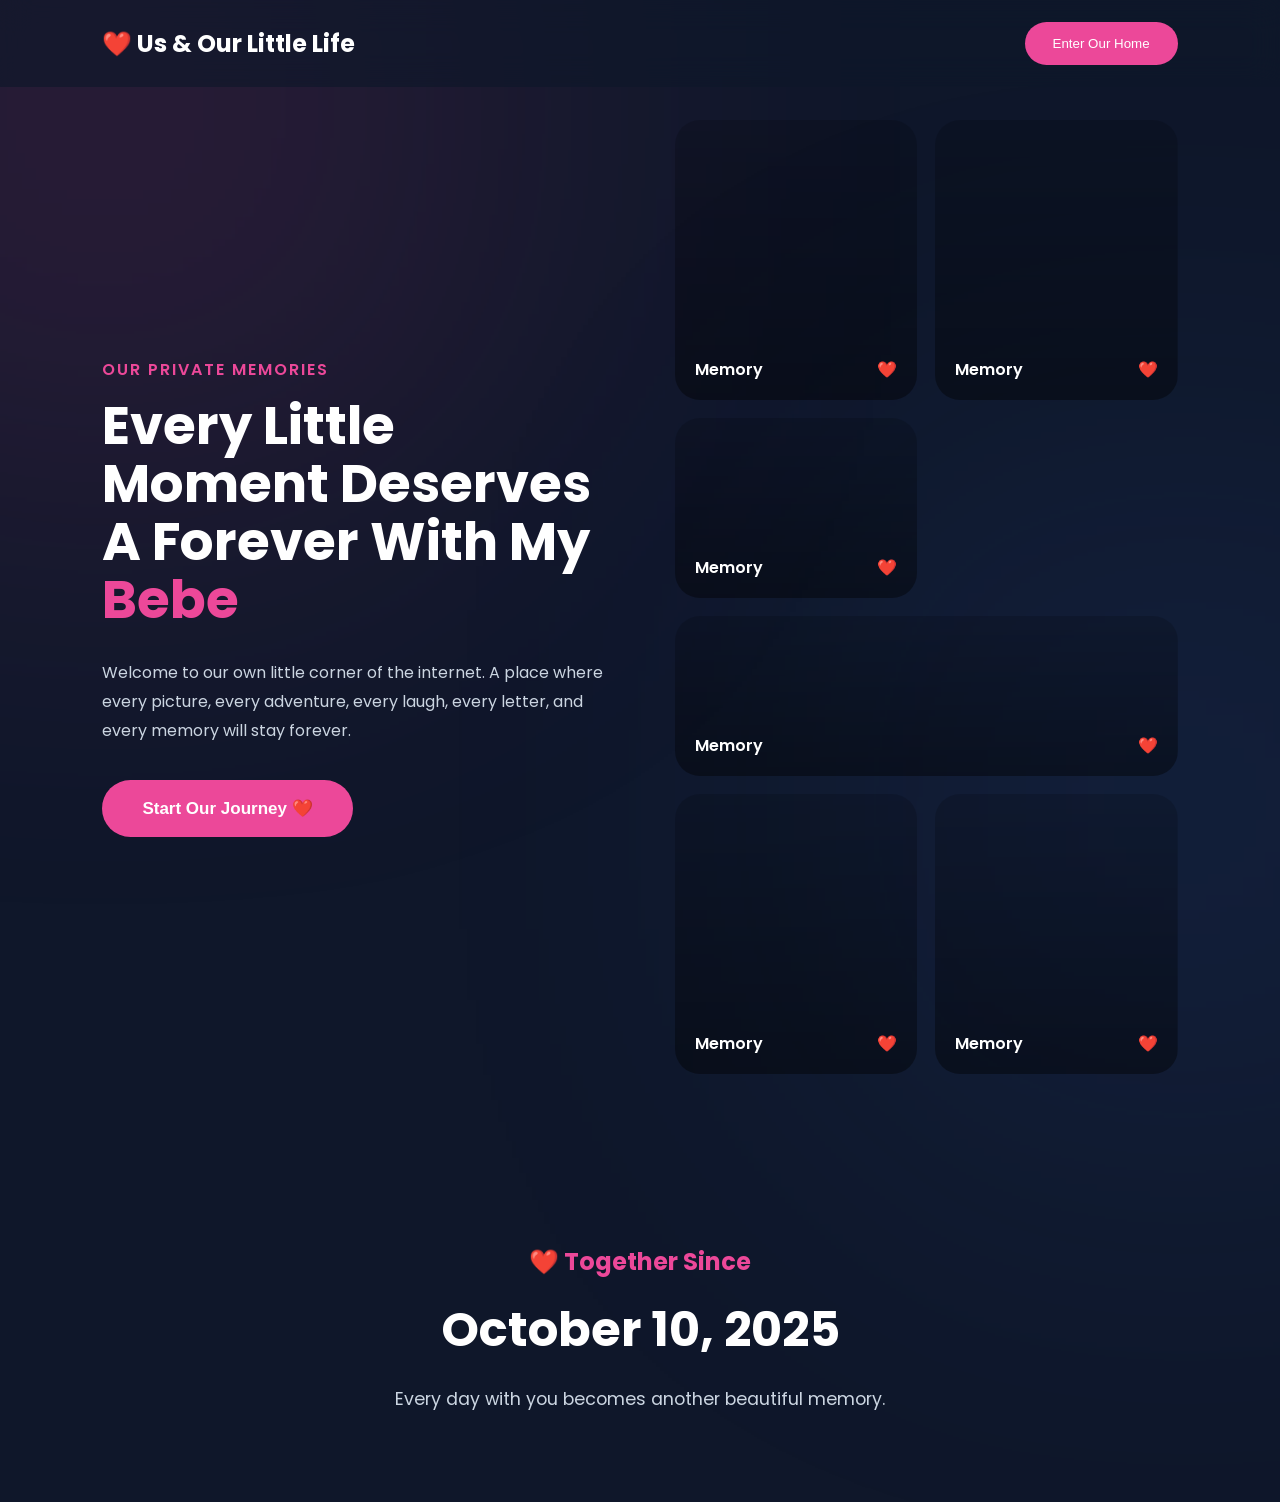
<file: index.html>
<!DOCTYPE html>
<html lang="en">

<head>

    <meta charset="UTF-8">
    <meta name="viewport" content="width=device-width, initial-scale=1.0">

    <title>Us & Our Little Life ❤️</title>

    <link rel="stylesheet" href="style.css">

    <link href="https://fonts.googleapis.com/css2?family=Poppins:wght@300;400;500;600;700&display=swap" rel="stylesheet">

</head>

<body>

<nav>

    <div class="logo">
        ❤️ Us & Our Little Life
    </div>

    <button id="enterBtn">
        Enter Our Home
    </button>

</nav>


<section class="hero">

    <div class="hero-left">

        <p class="small-title">
            Our Private Memories
        </p>

        <h1>

            Every Little Moment
            Deserves A Forever
            With My
            <span>Bebe</span>

        </h1>

        <p class="description">

            Welcome to our own little corner of the internet.

            A place where every picture,
            every adventure,
            every laugh,
            every letter,
            and every memory
            will stay forever.

        </p>

        <button class="hero-button">

            Start Our Journey ❤️

        </button>

    </div>


    <div class="hero-right">

        <div class="gallery">

            <div class="card tall"></div>

            <div class="card"></div>

            <div class="card"></div>

            <div class="card wide"></div>

            <div class="card"></div>

            <div class="card tall"></div>

        </div>

    </div>

</section>

<section class="love-counter">

    <h2>
        ❤️ Together Since
    </h2>

    <h1>
        October 10, 2025
    </h1>

    <p>
        Every day with you becomes another beautiful memory.
    </p>

</section>

<script src="script.js"></script>

</body>

</html>
</file>
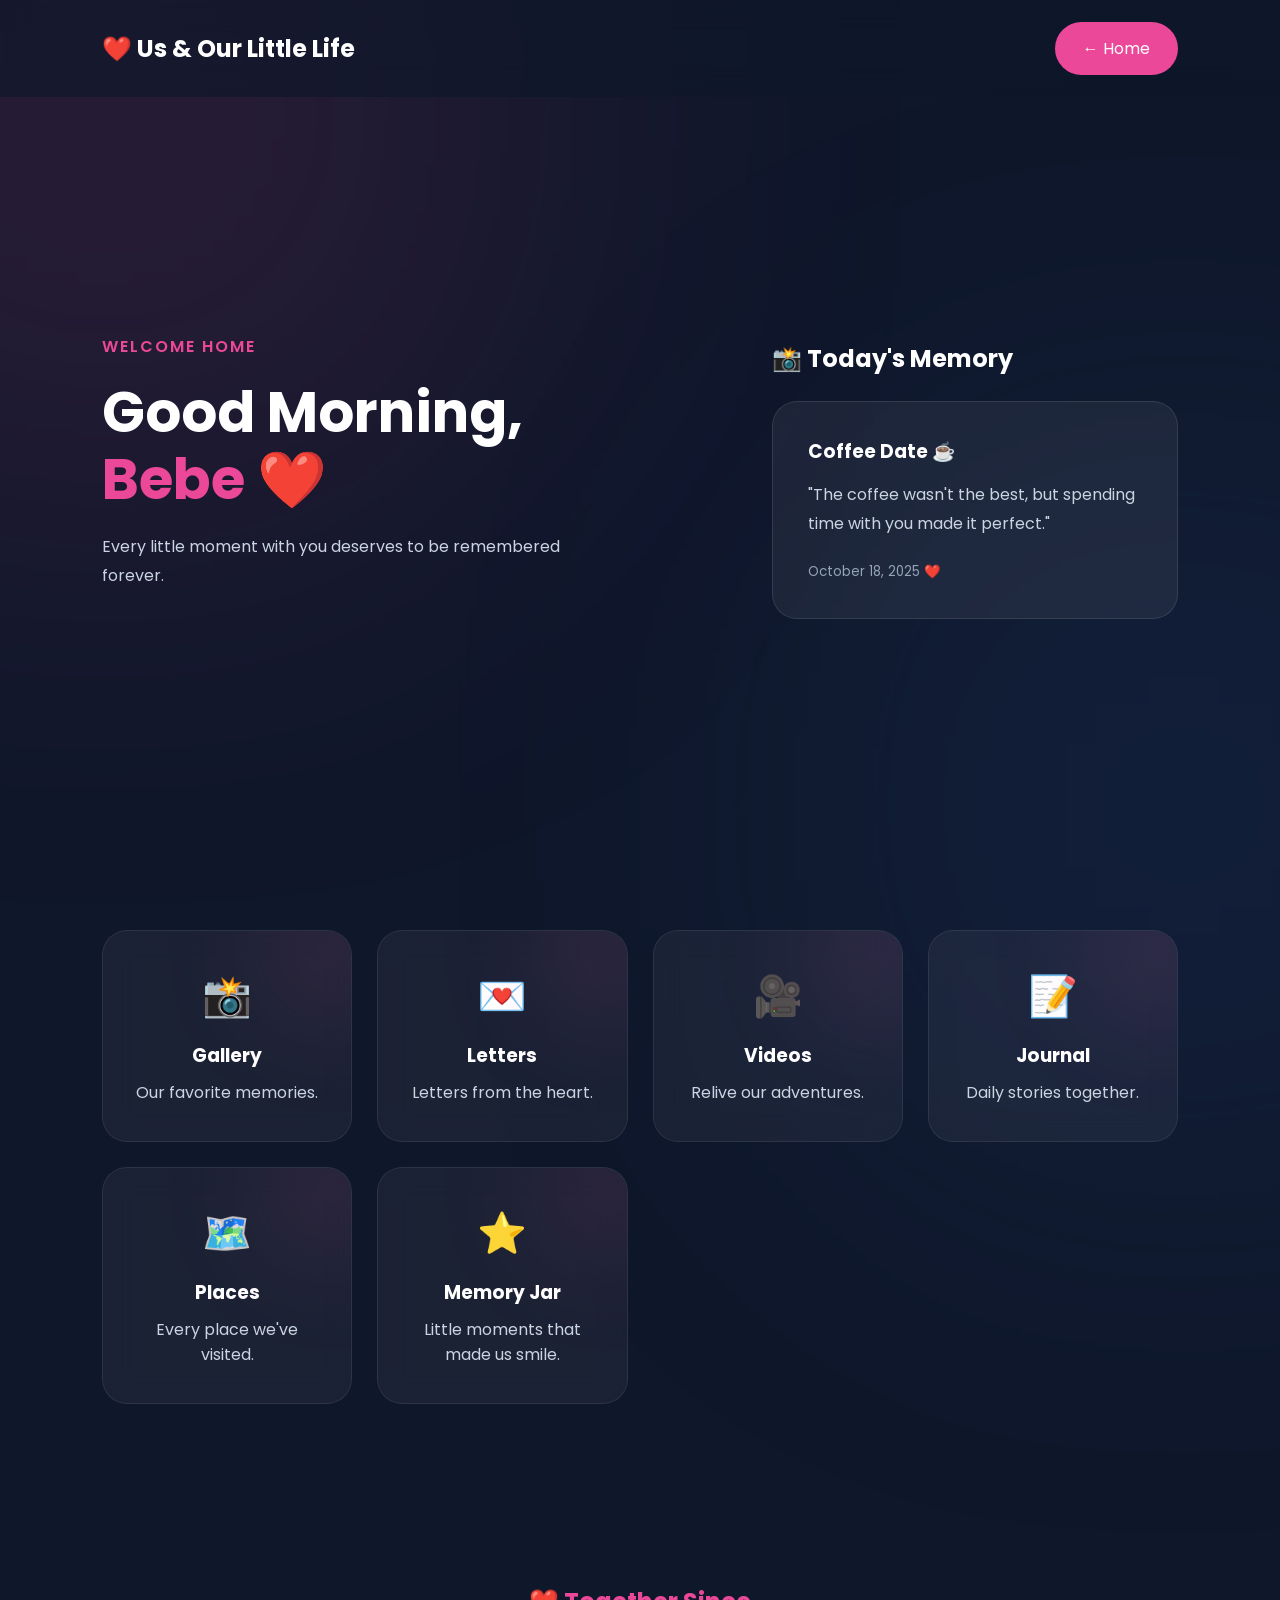
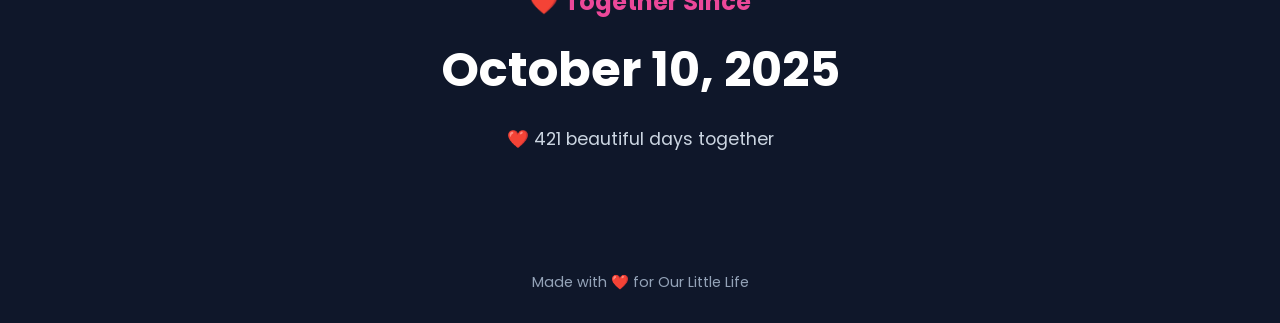
<file: dashboard.html>
<!DOCTYPE html>
<html lang="en">

<head>

    <meta charset="UTF-8">
    <meta name="viewport" content="width=device-width, initial-scale=1.0">

    <title>Our Home ❤️</title>

    <link rel="stylesheet" href="style.css">

    <link href="https://fonts.googleapis.com/css2?family=Poppins:wght@300;400;500;600;700&display=swap" rel="stylesheet">

</head>

<body>

<nav>

    <div class="logo">
        ❤️ Us & Our Little Life
    </div>

    <a href="index.html" class="back-btn">
        ← Home
    </a>

</nav>

<section class="dashboard">

    <div class="welcome">

        <p class="small-title">
            Welcome Home
        </p>

        <h1>
            Good Evening,
            <span>Bebe ❤️</span>
        </h1>

        <p class="description">

            Every little moment with you deserves
            to be remembered forever.

        </p>

    </div>


    <div class="today-memory">

        <h2>📸 Today's Memory</h2>

        <div class="memory-card">

            <h3>Coffee Date ☕</h3>

            <p>

                "The coffee wasn't the best,
                but spending time with you made it perfect."

            </p>

            <small>
                October 18, 2025 ❤️
            </small>

        </div>

    </div>

</section>


<section class="features">

    <div class="feature-card">
        <h2>📸</h2>
        <h3>Gallery</h3>
        <p>Our favorite memories.</p>
    </div>

    <div class="feature-card">
        <h2>💌</h2>
        <h3>Letters</h3>
        <p>Letters from the heart.</p>
    </div>

    <div class="feature-card">
        <h2>🎥</h2>
        <h3>Videos</h3>
        <p>Relive our adventures.</p>
    </div>

    <div class="feature-card">
        <h2>📝</h2>
        <h3>Journal</h3>
        <p>Daily stories together.</p>
    </div>

    <div class="feature-card">
        <h2>🗺️</h2>
        <h3>Places</h3>
        <p>Every place we've visited.</p>
    </div>

    <div class="feature-card">
        <h2>⭐</h2>
        <h3>Memory Jar</h3>
        <p>Little moments that made us smile.</p>
    </div>

</section>


<section class="counter">

    <h2>❤️ Together Since</h2>

    <h1>October 10, 2025</h1>

    <p id="daysTogether">

        Counting our beautiful days...

    </p>

</section>


<footer>

    <p>
        Made with ❤️ for Our Little Life
    </p>

</footer>


<script src="script.js"></script>
</file>
<file: style.css>
/* ==========================================
   GOOGLE FONT & RESET
========================================== */

*{
    margin:0;
    padding:0;
    box-sizing:border-box;
}

html{
    scroll-behavior:smooth;
}

body{

    font-family:'Poppins',sans-serif;
    background:#0f172a;
    color:#fff;
    min-height:100vh;
    overflow-x:hidden;
    position:relative;

}

/* ==========================================
   BACKGROUND GLOW
========================================== */

body::before{

    content:"";
    position:fixed;
    width:650px;
    height:650px;
    background:#ec4899;
    filter:blur(220px);
    opacity:.18;
    top:-220px;
    left:-220px;
    z-index:-2;

}

body::after{

    content:"";
    position:fixed;
    width:550px;
    height:550px;
    background:#3b82f6;
    filter:blur(220px);
    opacity:.15;
    bottom:-180px;
    right:-180px;
    z-index:-2;

}

/* ==========================================
   NAVBAR
========================================== */

nav{

    position:fixed;
    top:0;
    left:0;
    width:100%;

    display:flex;
    justify-content:space-between;
    align-items:center;

    padding:22px 8%;

    background:rgba(15,23,42,.65);
    backdrop-filter:blur(16px);

    z-index:1000;

}

.logo{

    font-size:1.5rem;
    font-weight:700;

}

nav button,
.back-btn{

    background:#ec4899;
    color:white;

    border:none;
    text-decoration:none;

    padding:14px 28px;

    border-radius:50px;

    cursor:pointer;

    transition:.35s;

}

nav button:hover,
.back-btn:hover{

    transform:translateY(-3px);

    box-shadow:0 15px 30px rgba(236,72,153,.35);

}

/* ==========================================
   HERO
========================================== */

.hero{

    min-height:100vh;

    display:flex;

    justify-content:space-between;

    align-items:center;

    gap:70px;

    padding:130px 8% 80px;

}

.hero-left{

    flex:1;

}

.small-title{

    color:#ec4899;

    font-weight:600;

    letter-spacing:2px;

    text-transform:uppercase;

    margin-bottom:15px;

}

.hero-left h1{

    font-size:4rem;

    line-height:1.1;

    margin-bottom:30px;

}

.hero-left span{

    color:#ec4899;

}

.description{

    color:#cbd5e1;

    line-height:1.8;

    max-width:520px;

    margin-bottom:35px;

}

.hero-button{

    background:#ec4899;

    color:white;

    border:none;

    padding:18px 40px;

    border-radius:50px;

    cursor:pointer;

    font-size:17px;

    transition:.35s;

}

.hero-button:hover{

    transform:translateY(-5px);

    box-shadow:0 20px 40px rgba(236,72,153,.4);

}

/* ==========================================
   GALLERY
========================================== */

.hero-right{

    flex:1;

}

.gallery{

    display:grid;

    grid-template-columns:repeat(2,1fr);

    gap:18px;

}

.card{

    min-height:180px;

    border-radius:25px;

    overflow:hidden;

    position:relative;

    cursor:pointer;

    transition:.35s;

    background-image:
    linear-gradient(rgba(0,0,0,.15),rgba(0,0,0,.4)),
    url("https://images.unsplash.com/photo-1516589178581-6cd7833ae3b2?auto=format&fit=crop&w=800&q=80");

    background-size:cover;

    background-position:center;

}

.card:hover{

    transform:translateY(-8px) scale(1.03);

}

.card::before{

    content:"Memory";

    position:absolute;

    left:20px;

    bottom:18px;

    font-weight:600;

}

.card::after{

    content:"❤️";

    position:absolute;

    right:20px;

    bottom:18px;

}

.tall{

    min-height:280px;

}

.wide{

    grid-column:span 2;

    min-height:160px;

}

/* ==========================================
   DASHBOARD
========================================== */

.dashboard{

    min-height:100vh;

    display:grid;

    grid-template-columns:1.2fr .8fr;

    align-items:center;

    gap:60px;

    padding:140px 8% 80px;

}


.welcome h1{

    font-size:3.5rem;

    line-height:1.2;

    margin:20px 0;

}


.welcome span{

    color:#ec4899;

}


/* ==========================================
   TODAY MEMORY
========================================== */


.today-memory h2{

    margin-bottom:25px;

}


.memory-card{

    background:rgba(255,255,255,.06);

    border:1px solid rgba(255,255,255,.1);

    backdrop-filter:blur(18px);

    padding:35px;

    border-radius:25px;

    transition:.35s;

}


.memory-card:hover{

    transform:translateY(-8px);

    box-shadow:0 20px 40px rgba(0,0,0,.3);

}


.memory-card h3{

    margin-bottom:15px;

}


.memory-card p{

    color:#cbd5e1;

    line-height:1.8;

    margin-bottom:20px;

}


.memory-card small{

    color:#94a3b8;

}


/* ==========================================
   FEATURE CARDS
========================================== */


.features{

    padding:30px 8% 90px;

    display:grid;

    grid-template-columns:repeat(auto-fit,minmax(220px,1fr));

    gap:25px;

}


.feature-card{

    background:rgba(255,255,255,.05);

    border:1px solid rgba(255,255,255,.08);

    backdrop-filter:blur(15px);

    border-radius:25px;

    padding:35px 25px;

    text-align:center;

    cursor:pointer;

    transition:.35s;

}


.feature-card:hover{

    transform:translateY(-10px);

    background:rgba(236,72,153,.12);

    border-color:#ec4899;

}


.feature-card h2{

    font-size:2.5rem;

    margin-bottom:15px;

}


.feature-card h3{

    margin-bottom:10px;

}


.feature-card p{

    color:#cbd5e1;

    line-height:1.6;

}

/* ==========================================
   COUNTER SECTION
========================================== */


.counter,
.love-counter{

    padding:90px 8%;

    text-align:center;

}


.counter h2,
.love-counter h2{

    color:#ec4899;

    margin-bottom:15px;

}


.counter h1,
.love-counter h1{

    font-size:3rem;

    margin-bottom:20px;

}


.counter p,
.love-counter p{

    color:#cbd5e1;

    font-size:1.1rem;

}



/* ==========================================
   MOBILE RESPONSIVE
========================================== */


@media(max-width:950px){


    nav{

        padding:20px 5%;

    }


    .logo{

        font-size:1.2rem;

    }


    .hero{

        flex-direction:column;

        text-align:center;

        padding-top:140px;

    }


    .hero-left h1{

        font-size:3.3rem;

    }


    .description{

        margin-left:auto;

        margin-right:auto;

    }


    .hero-right{

        width:100%;

    }


    .gallery{

        width:100%;

    }


    .dashboard{

        grid-template-columns:1fr;

        text-align:center;

        padding-top:140px;

    }


    .welcome h1{

        font-size:2.5rem;

    }


    .features{

        grid-template-columns:1fr;

        padding-left:6%;

        padding-right:6%;

    }


    .counter h1,
    .love-counter h1{

        font-size:2.2rem;

    }


}


/* ==========================================
   SMALL PHONE
========================================== */


@media(max-width:500px){


    nav button,
    .back-btn{

        padding:12px 18px;

        font-size:.85rem;

    }


    .hero-left h1{

        font-size:2.2rem;

    }


    .gallery{

        grid-template-columns:1fr;

    }


    .wide{

        grid-column:span 1;

    }


    .tall{

        min-height:250px;

    }


}

/* ==========================================
   FINAL LAYOUT FIX
========================================== */

.hero-left{
    flex:1;
    min-width:0;
}

.hero-right{
    flex:1;
    width:50%;
    min-width:0;
}

.gallery{
    width:100%;
    max-width:600px;
}

.card{
    width:100%;
}


/* Make the hero sit higher */

.hero{
    min-height:100vh;
    padding-top:120px;
}


/* Button fix */

.hero-button{

    display:inline-block;

    background:#ec4899 !important;

    color:white !important;

    padding:18px 40px;

    border-radius:50px;

    font-weight:600;

}

/* FINAL IMAGE SIZE OVERRIDE */

.hero-left h1{
    font-size:3.3rem !important;
}

.card{
    min-height:180px !important;
}

.tall{
    min-height:280px !important;
}

.wide{
    min-height:160px !important;
}

/* ==========================================
   FINAL POLISH ANIMATIONS
========================================== */

.hero-left,
.hero-right,
.dashboard,
.feature-card,
.memory-card{

    animation:fadeUp .8s ease forwards;

}


@keyframes fadeUp{

    from{

        opacity:0;

        transform:translateY(30px);

    }

    to{

        opacity:1;

        transform:translateY(0);

    }

}

.feature-card{

    position:relative;

    overflow:hidden;

}


.feature-card::before{

    content:"";

    position:absolute;

    width:120px;

    height:120px;

    background:#ec4899;

    filter:blur(60px);

    opacity:.15;

    top:-40px;

    right:-40px;

}

footer{

    text-align:center;
    padding:30px;
    color:#94a3b8;
    font-size:.9rem;

}
</file>
